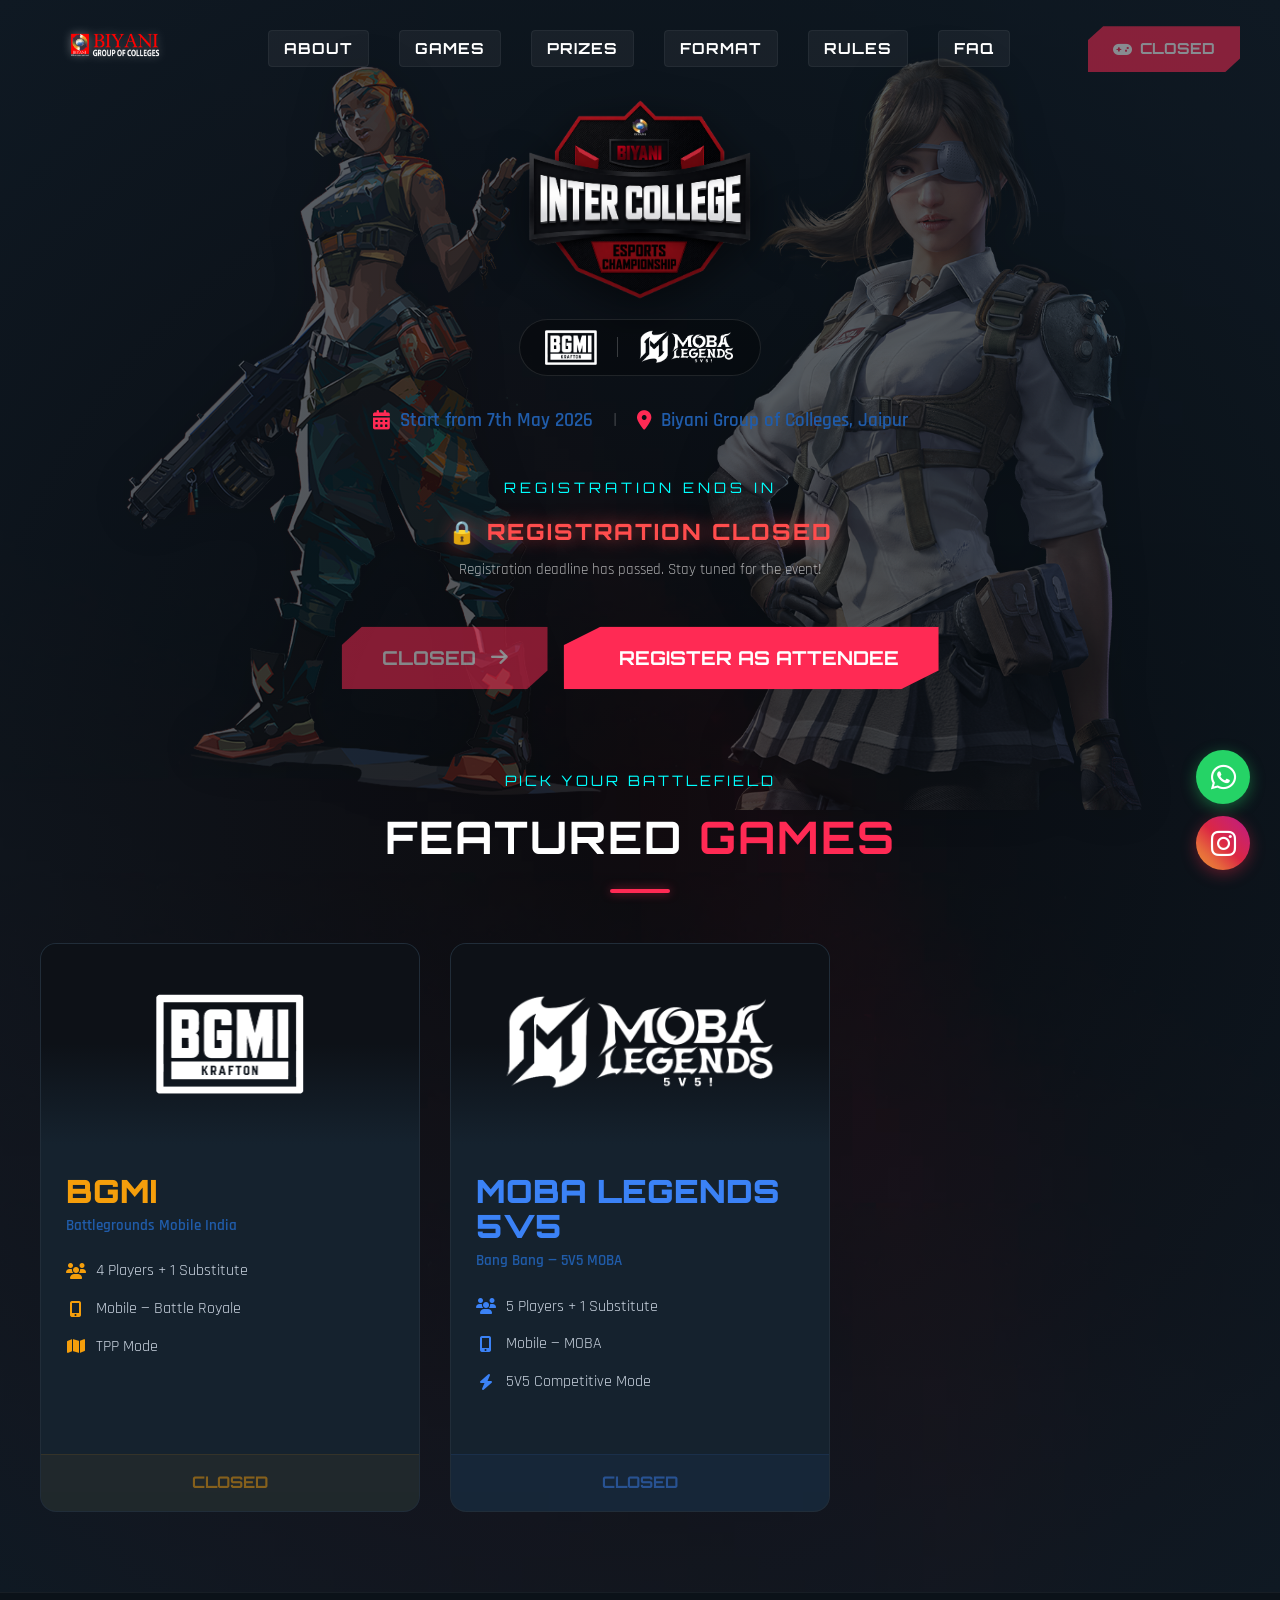
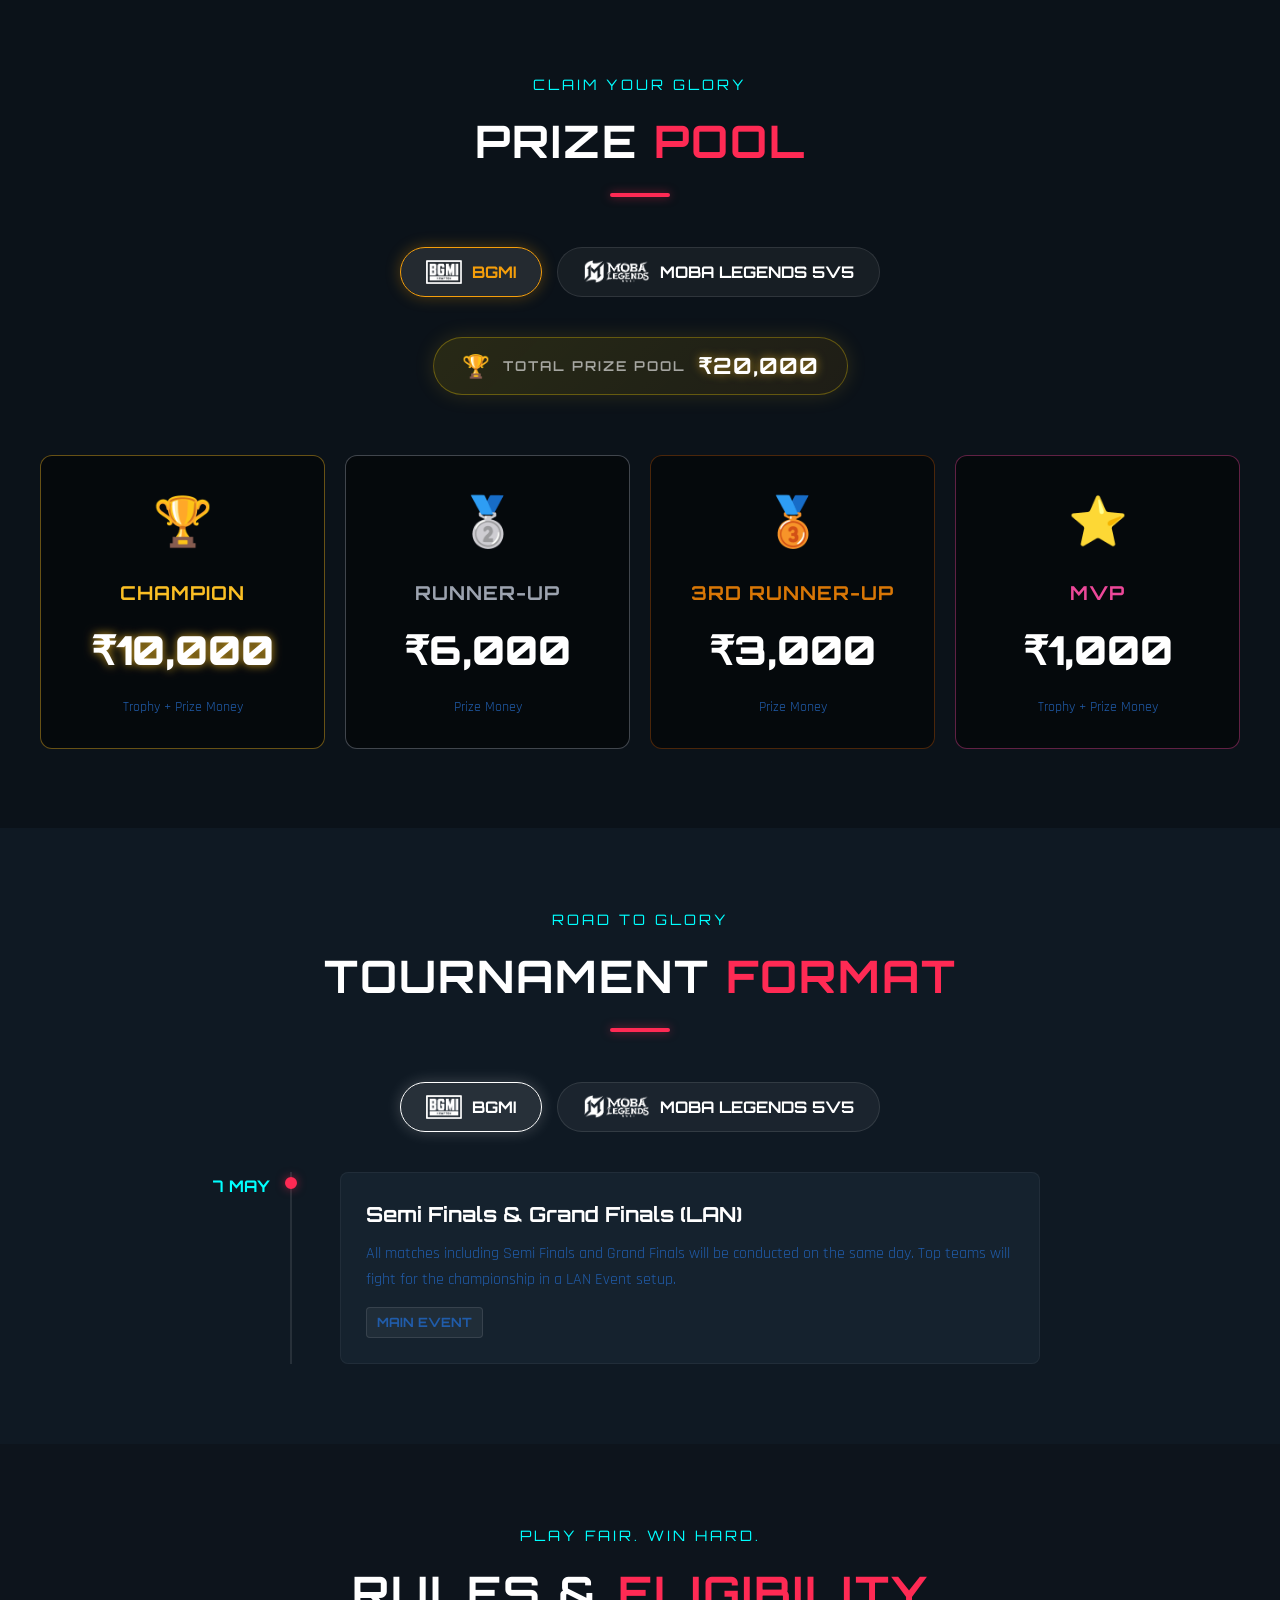
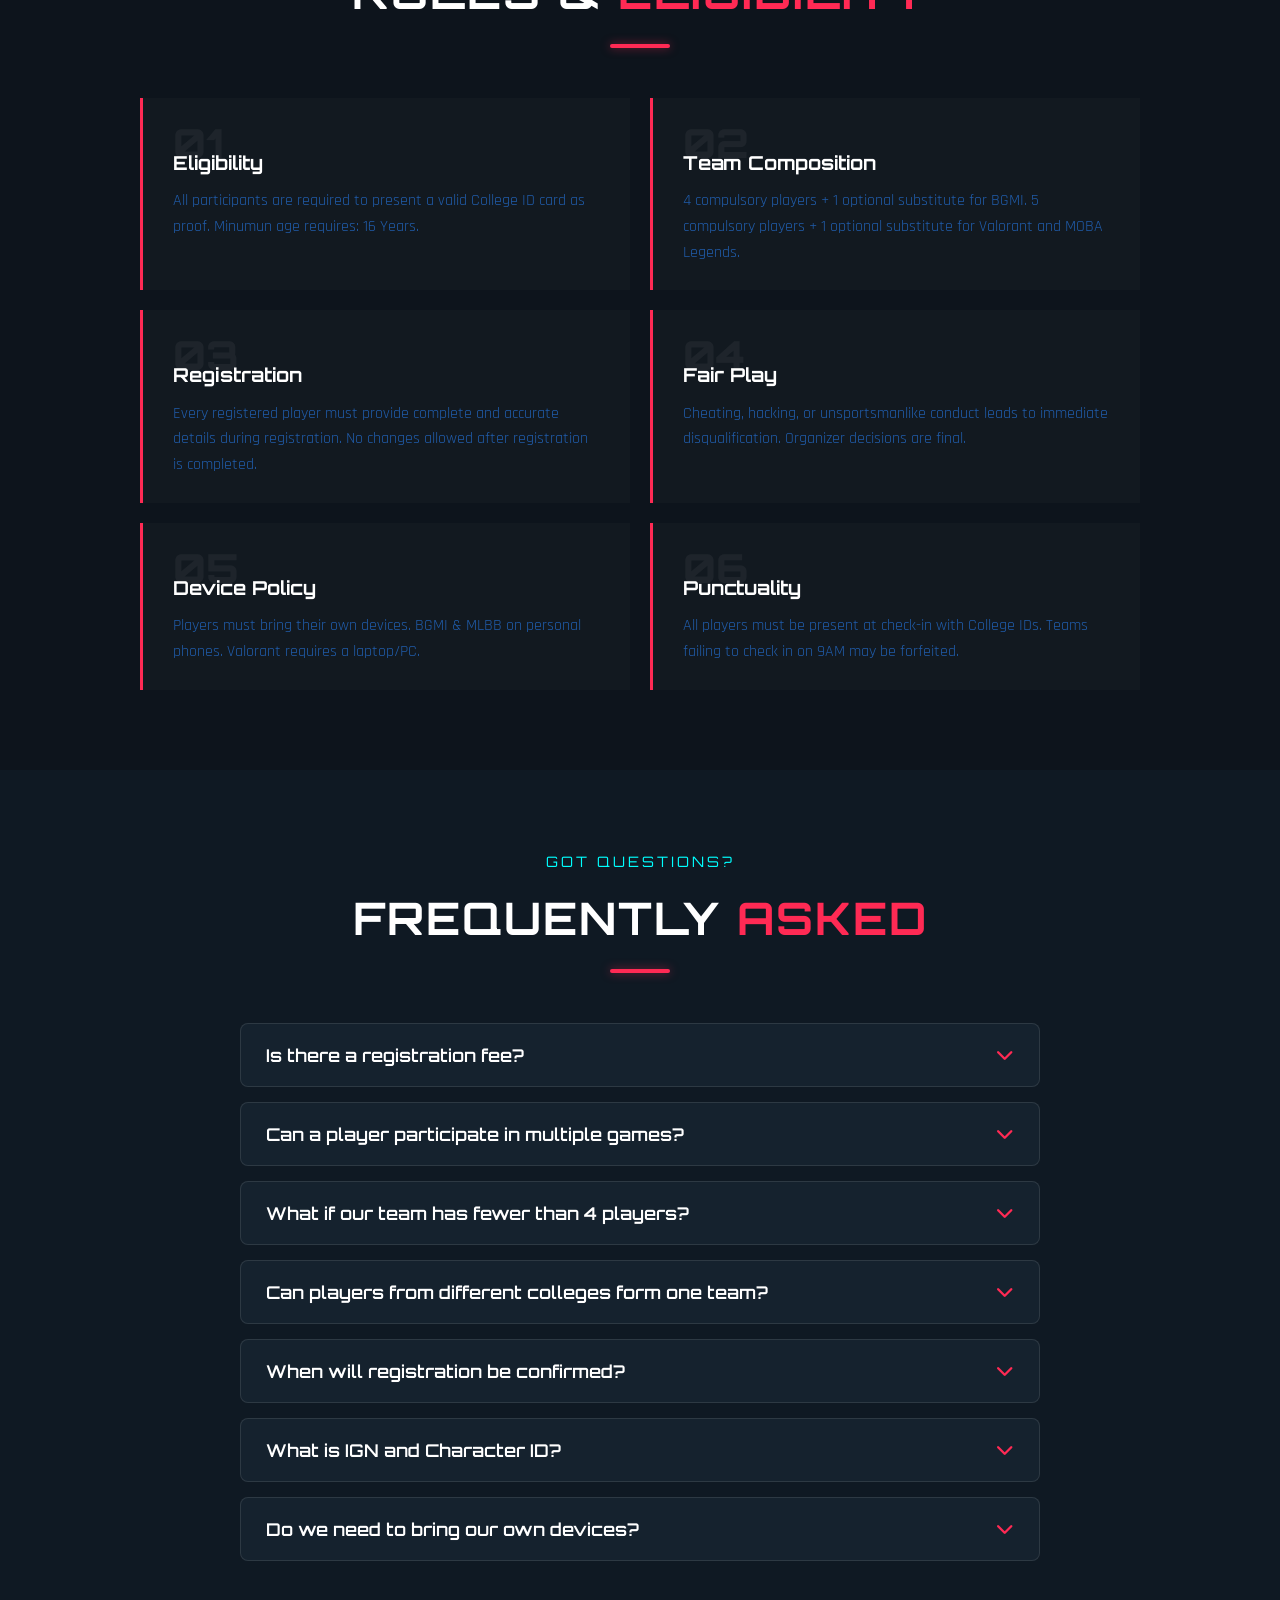
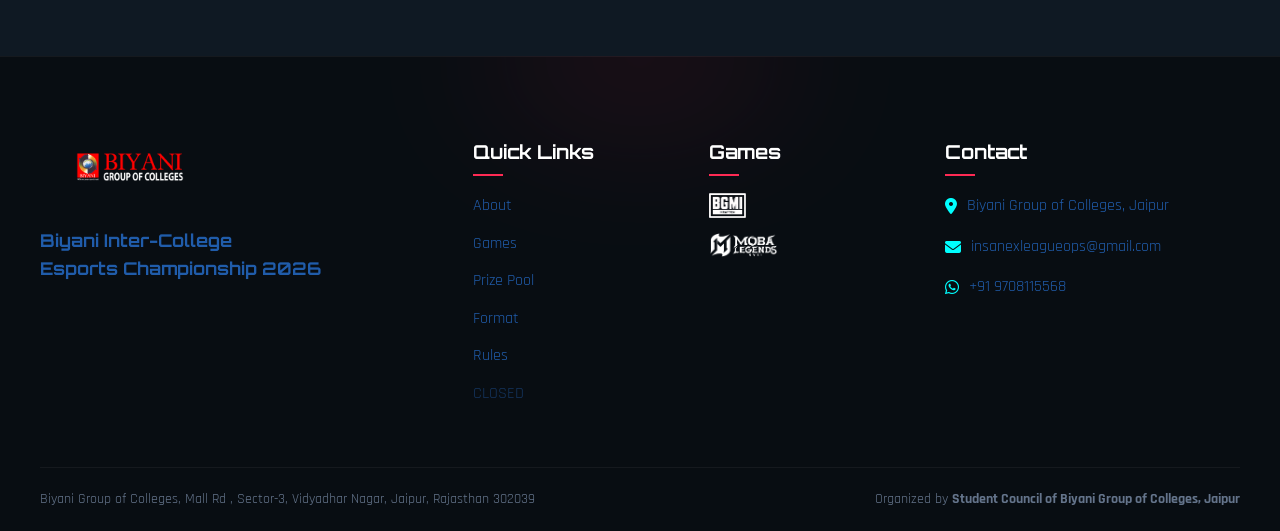
<file: index.html>
<!DOCTYPE html>
<html lang="en">

<head>
    <meta charset="UTF-8">
    <meta name="viewport" content="width=device-width, initial-scale=1.0">
    <meta name="description"
        content="Biyani Inter-College Esports Championship 2026 — The ultimate college gaming tournament featuring BGMI, Valorant & Mobile Legends Bang Bang.">
    <title>Biyani Inter-College Esports Championship 2026</title>
    <link rel="stylesheet" href="style.css">
    <link
        href="https://fonts.googleapis.com/css2?family=Orbitron:wght@400;700;900&family=Rajdhani:wght@400;500;600;700&display=swap"
        rel="stylesheet">
    <link rel="stylesheet" href="https://cdnjs.cloudflare.com/ajax/libs/font-awesome/6.5.0/css/all.min.css">
</head>

<body>

    <!-- ===================== NAVBAR ===================== -->
    <nav class="navbar" id="navbar">
        <div class="nav-container">
            <div class="nav-left">
                <img src="assets/Biyani Clg Logo(white).png" alt="Biyani College" class="nav-college-logo">
            </div>
            <div class="nav-center" id="navCenter">
                <ul class="nav-links" id="navLinks">
                    <li><a href="#about" class="nav-link">About</a></li>
                    <li><a href="#games" class="nav-link">Games</a></li>
                    <li><a href="#prize-pool" class="nav-link">Prizes</a></li>
                    <li><a href="#format" class="nav-link">Format</a></li>
                    <li><a href="assets/Biyani inter college esports championship rulebook.pdf" class="nav-link"
                            download>Rules</a></li>
                    <li><a href="#faq" class="nav-link">FAQ</a></li>
                </ul>
            </div>
            <div class="nav-right">
                <a href="register.html" class="nav-register-btn" id="navRegisterBtn">
                    <i class="fas fa-gamepad"></i>
                    <span>REGISTER NOW</span>
                </a>
                <button class="hamburger" id="hamburger" aria-label="Toggle Menu">
                    <span></span><span></span><span></span>
                </button>
            </div>
        </div>
        <!-- Mobile Nav -->
        <div class="mobile-nav" id="mobileNav">
            <button class="mobile-nav-close" id="mobileNavClose" aria-label="Close Menu">
                <span></span><span></span>
            </button>
            <a href="#about">About</a>
            <a href="#games">Games</a>
            <a href="#prize-pool">Prizes</a>
            <a href="#format">Format</a>
            <a href="assets/Biyani inter college esports championship rulebook.pdf" download>Rules</a>
            <a href="#faq">FAQ</a>
            <a href="register.html" class="mobile-reg-btn">REGISTER NOW</a>


        </div>
        <!-- Backdrop to close nav when clicking outside -->
        <div class="mobile-nav-backdrop" id="mobileNavBackdrop"></div>
    </nav>

    <!-- ===================== HERO ===================== -->
    <section id="hero" class="hero-section">
        <div class="hero-bg"></div>
        <div class="hero-overlay"></div>
        <img src="assets/Raze.png" alt="" class="char-bg char-left">
        <img src="assets/4.png" alt="" class="char-bg char-right">

        <div class="hero-content">
            <div class="tournament-logo-wrap">
                <img src="assets/Tournament logo.png" alt="Biyani Inter-College Esports Championship"
                    class="tournament-logo">
            </div>

            <div class="hero-game-logos">
                <img src="assets/BGMI.png" alt="BGMI" class="hero-game-logo">
                <div class="hero-logo-sep"></div>
                <!-- <img src="assets/valorant.png" alt="Valorant" class="hero-game-logo"> -->
                <!-- <div class="hero-logo-sep"></div> -->
                <img src="assets/Moba_Legends_5v5_logo.png" alt="MOBA" class="hero-game-logo">


            </div>

            <div class="hero-meta">
                <div class="hero-meta-item">
                    <i class="fas fa-calendar-alt"></i>
                    <span>Start from 7th May 2026</span>
                </div>
                <div class="hero-meta-sep">|</div>
                <div class="hero-meta-item">
                    <i class="fas fa-map-marker-alt"></i>
                    <span><a href="https://maps.app.goo.gl/ksLbjUNtCKvyv8RA9?g_st=ac" target="_blank">Biyani Group of
                            Colleges,
                            Jaipur</a></span>
                </div>
            </div>

            <!-- Countdown -->
            <div class="countdown-block" id="countdownBlock">
                <p class="countdown-label">REGISTRATION ENDS IN</p>
                <div class="countdown-timer" id="countdownTimer">
                    <div class="cd-unit">
                        <span class="cd-num" id="days">00</span>
                        <span class="cd-lbl">DAYS</span>
                    </div>
                    <span class="cd-sep">:</span>
                    <div class="cd-unit">
                        <span class="cd-num" id="hours">00</span>
                        <span class="cd-lbl">HOURS</span>
                    </div>
                    <span class="cd-sep">:</span>
                    <div class="cd-unit">
                        <span class="cd-num" id="minutes">00</span>
                        <span class="cd-lbl">MINS</span>
                    </div>
                    <span class="cd-sep">:</span>
                    <div class="cd-unit">
                        <span class="cd-num" id="seconds">00</span>
                        <span class="cd-lbl">SECS</span>
                    </div>
                </div>
                <div id="regClosedMsg" style="display:none;">
                    <p class="reg-closed-badge">🔒 REGISTRATION CLOSED</p>
                    <p class="reg-closed-sub">Registration deadline has passed. Stay tuned for the event!</p>
                </div>
            </div>

            <div class="hero-cta-group">
                <a href="register.html" class="hero-cta-btn" id="heroRegisterBtn">
                    <span>REGISTER YOUR TEAM</span>
                    <i class="fas fa-arrow-right"></i>
                </a>
                <a href="https://forms.gle/xrwvutxL3Uei8eww5" target="_blank" rel="noopener"
                    class="hero-cta-btn hero-attendee-btn">
                    <i class="fas "></i>
                    <span>REGISTER AS ATTENDEE</span>
                </a>
            </div>
        </div>

        <!-- ===================== GAMES INCLUDED IN HERO ===================== -->
        <div id="games" class="section-container games-content"
            style="position: relative; z-index: 10; padding-top: 40px;">
            <div class="section-header">
                <span class="section-tag">PICK YOUR BATTLEFIELD</span>
                <h2 class="section-title">FEATURED <span class="highlight">GAMES</span></h2>
                <div class="title-bar"></div>
            </div>
            <div class="games-grid">

                <!-- BGMI Card -->
                <div class="game-card bgmi-theme reveal">
                    <div class="game-card-glow"></div>
                    <div class="game-card-top">
                        <img src="assets/BGMI.png" alt="BGMI" class="game-card-img">
                    </div>
                    <div class="game-card-body">
                        <h3 class="game-card-name">BGMI</h3>
                        <p class="game-card-full">Battlegrounds Mobile India</p>
                        <ul class="game-specs">
                            <li><i class="fas fa-users"></i> 4 Players + 1 Substitute</li>
                            <li><i class="fas fa-mobile-alt"></i> Mobile — Battle Royale</li>
                            <li><i class="fas fa-map"></i> TPP Mode</li>
                        </ul>
                    </div>
                    <a href="register.html?game=BGMI" class="game-card-btn">Register for BGMI</a>
                </div>

                <!-- Valorant Card -->
                <!-- <div class="game-card valo-theme reveal">
                    <div class="game-card-glow"></div>
                    <div class="game-card-top">
                        <img src="assets/valorant.png" alt="Valorant" class="game-card-img">
                    </div>
                    <div class="game-card-body">
                        <h3 class="game-card-name">VALORANT</h3>
                        <p class="game-card-full">5v5 Tactical Shooter</p>
                        <ul class="game-specs">
                            <li><i class="fas fa-users"></i> 5 Players + 1 Substitute</li>
                            <li><i class="fas fa-desktop"></i> PC — Tactical FPS</li>
                            <li><i class="fas fa-crosshairs"></i> 5V5 Competitive Mode</li>
                        </ul>
                    </div>
                    <a href="register.html?game=Valorant" class="game-card-btn">Register for Valorant</a>
                </div> -->

                <!-- MLBB Card -->
                <div class="game-card mlbb-theme reveal">
                    <div class="game-card-glow"></div>
                    <div class="game-card-top">
                        <img src="assets/Moba_Legends_5v5_logo.png" alt="Valorant" class="game-card-img">

                    </div>
                    <div class="game-card-body">
                        <h3 class="game-card-name">MOBA LEGENDS 5V5</h3>
                        <p class="game-card-full">Bang Bang — 5V5 MOBA</p>
                        <ul class="game-specs">
                            <li><i class="fas fa-users"></i> 5 Players + 1 Substitute</li>
                            <li><i class="fas fa-mobile-alt"></i> Mobile — MOBA</li>
                            <li><i class="fas fa-bolt"></i>5V5 Competitive Mode</li>
                        </ul>
                    </div>
                    <a href="register.html?game=MLBB" class="game-card-btn">Register for MOBA LEGENDS</a>
                </div>

            </div>
        </div>
    </section>

    <!-- ===================== PRIZE POOL ===================== -->
    <section id="prize-pool" class="section prize-section">
        <div class="section-container">
            <div class="section-header">
                <span class="section-tag">CLAIM YOUR GLORY</span>
                <h2 class="section-title">PRIZE <span class="highlight">POOL</span></h2>
                <div class="title-bar"></div>
            </div>

            <!-- Game Tabs -->
            <div class="prize-tabs-bar">
                <button class="prize-tab-btn active" data-target="prize-bgmi" id="tab-bgmi">
                    <img src="assets/BGMI.png" alt="BGMI"> BGMI
                </button>
                <!-- <button class="prize-tab-btn" data-target="prize-valo" id="tab-valo">
                    <img src="assets/valorant.png" alt="Valorant"> VALORANT
                </button> -->
                <button class="prize-tab-btn" data-target="prize-mlbb" id="tab-mlbb">
                    <img src="assets/Moba_Legends_5v5_logo.png" alt="Moba legends">MOBA LEGENDS 5V5
                </button>
            </div>

            <!-- BGMI Prize Tab -->
            <div class="prize-tab-panel active" id="prize-bgmi">
                <div style="text-align:center;">
                    <div class="total-prize-banner">
                        <span class="tpb-icon">🏆</span>
                        <span class="tpb-label">TOTAL PRIZE POOL</span>
                        <span class="tpb-amount">₹20,000</span>
                    </div>
                </div>
                <div class="prize-grid">
                    <div class="prize-card champion reveal">
                        <div class="prize-glow"></div>
                        <div class="prize-medal">🏆</div>
                        <h3 class="prize-pos">CHAMPION</h3>
                        <div class="prize-amount">₹10,000</div>
                        <p class="prize-note">Trophy + Prize Money</p>
                    </div>
                    <div class="prize-card runner reveal">
                        <div class="prize-glow"></div>
                        <div class="prize-medal">🥈</div>
                        <h3 class="prize-pos">RUNNER-UP</h3>
                        <div class="prize-amount">₹6,000</div>
                        <p class="prize-note">Prize Money</p>
                    </div>
                    <div class="prize-card third reveal">
                        <div class="prize-glow"></div>
                        <div class="prize-medal">🥉</div>
                        <h3 class="prize-pos">3RD RUNNER-UP</h3>
                        <div class="prize-amount">₹3,000</div>
                        <p class="prize-note">Prize Money</p>
                    </div>
                    <div class="prize-card mvp reveal">
                        <div class="prize-glow"></div>
                        <div class="prize-medal">⭐</div>
                        <h3 class="prize-pos">MVP</h3>
                        <div class="prize-amount">₹1,000</div>
                        <p class="prize-note">Trophy + Prize Money</p>
                    </div>
                </div>
            </div>

            <!-- Valorant Prize Tab -->
            <!-- <div class="prize-tab-panel" id="prize-valo">
                <div style="text-align:center;">
                    <div class="total-prize-banner">
                        <span class="tpb-icon">🏆</span>
                        <span class="tpb-label">TOTAL PRIZE POOL</span>
                        <span class="tpb-amount">₹XX,XXX</span>
                    </div>
                </div>
                <div class="prize-grid">
                    <div class="prize-card champion reveal">
                        <div class="prize-glow"></div>
                        <div class="prize-medal">🏆</div>
                        <h3 class="prize-pos">CHAMPION</h3>
                        <div class="prize-amount">₹XX,XXX</div>
                        <p class="prize-note">Trophy + Prize Money</p>
                    </div>
                    <div class="prize-card runner reveal">
                        <div class="prize-glow"></div>
                        <div class="prize-medal">🥈</div>
                        <h3 class="prize-pos">RUNNER-UP</h3>
                        <div class="prize-amount">₹X,XXX</div>
                        <p class="prize-note">Prize Money</p>
                    </div>
                    <div class="prize-card third reveal">
                        <div class="prize-glow"></div>
                        <div class="prize-medal">🥉</div>
                        <h3 class="prize-pos">3RD RUNNER-UP</h3>
                        <div class="prize-amount">₹X,XXX</div>
                        <p class="prize-note">Prize Money</p>
                    </div>
                    <div class="prize-card mvp reveal">
                        <div class="prize-glow"></div>
                        <div class="prize-medal">⭐</div>
                        <h3 class="prize-pos">MVP</h3>
                        <div class="prize-amount">₹X,XXX</div>
                        <p class="prize-note">Trophy + Prize Money</p>
                    </div>
                </div>
            </div> -->

            <!-- MLBB Prize Tab -->
            <div class="prize-tab-panel" id="prize-mlbb">
                <div style="text-align:center;">
                    <div class="total-prize-banner">
                        <span class="tpb-icon">🏆</span>
                        <span class="tpb-label">TOTAL PRIZE POOL</span>
                        <span class="tpb-amount">₹30,000</span>
                    </div>
                </div>
                <div class="prize-grid">
                    <div class="prize-card champion reveal">
                        <div class="prize-glow"></div>
                        <div class="prize-medal">🏆</div>
                        <h3 class="prize-pos">CHAMPION</h3>
                        <div class="prize-amount">₹18,000</div>
                        <p class="prize-note">Trophy + Prize Money</p>
                    </div>
                    <div class="prize-card runner reveal">
                        <div class="prize-glow"></div>
                        <div class="prize-medal">🥈</div>
                        <h3 class="prize-pos">RUNNER-UP</h3>
                        <div class="prize-amount">₹10,000</div>
                        <p class="prize-note">Prize Money</p>
                    </div>
                    <!-- <div class="prize-card third reveal">
                        <div class="prize-glow"></div>
                        <div class="prize-medal">🥉</div>
                        <h3 class="prize-pos">3RD RUNNER-UP</h3>
                        <div class="prize-amount">₹0,000</div>
                        <p class="prize-note">Prize Money</p>
                    </div> -->
                    <div class="prize-card mvp reveal">
                        <div class="prize-glow"></div>
                        <div class="prize-medal">⭐</div>
                        <h3 class="prize-pos">MVP</h3>
                        <div class="prize-amount">₹2,000</div>
                        <p class="prize-note">Trophy + Prize Money</p>
                    </div>
                </div>
            </div>

        </div>
    </section>

    <!-- ===================== FORMAT ===================== -->
    <section id="format" class="section schedule-section">
        <div class="section-container">
            <div class="section-header">
                <span class="section-tag">ROAD TO GLORY</span>
                <h2 class="section-title">TOURNAMENT <span class="highlight">FORMAT</span></h2>
                <div class="title-bar"></div>
            </div>

            <!-- Game Tabs -->
            <div class="prize-tabs-bar">
                <button class="prize-tab-btn active" data-target="format-bgmi" id="tab-fmt-bgmi">
                    <img src="assets/BGMI.png" alt="BGMI"> BGMI
                </button>
                <!-- <button class="prize-tab-btn" data-target="format-valo" id="tab-fmt-valo">
                    <img src="assets/valorant.png" alt="Valorant"> VALORANT
                </button> -->
                <button class="prize-tab-btn" data-target="format-mlbb" id="tab-fmt-mlbb">
                    <img src="assets/Moba_Legends_5v5_logo.png" alt="Moba legends"> MOBA LEGENDS 5V5
                </button>
            </div>

            <!-- BGMI Format Tab -->
            <div class="prize-tab-panel active" id="format-bgmi">
                <div class="timeline">
                    <div class="timeline-item reveal">
                        <div class="tl-marker active-marker"></div>
                        <div class="tl-date">7 MAY</div>
                        <div class="tl-card" data-date="7 MAY">
                            <h3>Semi Finals & Grand Finals (LAN)</h3>
                            <p>All matches including Semi Finals and Grand Finals will be conducted on the same day. Top teams will fight for the championship in a LAN Event setup.</p>
                            <span class="tl-badge upcoming">MAIN EVENT</span>
                        </div>
                    </div>
                </div>
            </div>

            <!-- VALORANT Format Tab -->
            <!-- <div class="prize-tab-panel" id="format-valo">
                <div class="timeline">
                    <div class="timeline-item reveal">
                        <div class="tl-marker active-marker"></div>
                        <div class="tl-date">4 MAY</div>
                        <div class="tl-card" data-date="4 MAY">
                            <h3>Online Qualifiers</h3>
                            <p>Total 16 teams. 1 match per team. Top 4 teams qualify for
                                semi final.</p>
                            <span class="tl-badge open">QUALIFIER</span>
                        </div>
                    </div>
                    <div class="timeline-item reveal">
                        <div class="tl-marker"></div>
                        <div class="tl-date">5 MAY</div>
                        <div class="tl-card" data-date="5 MAY">
                            <h3>Semi Finals</h3>
                            <p>Top 4 teams. Format: B03/round robin. 2 match per team. Top 2 will
                                qualify for grand final.</p>
                            <span class="tl-badge upcoming">SEMI FINAL</span>
                        </div>
                    </div>
                    <div class="timeline-item reveal">
                        <div class="tl-marker"></div>
                        <div class="tl-date">7 MAY</div>
                        <div class="tl-card" data-date="7 MAY">
                            <h3>Grand Finals (LAN)</h3>
                            <p>Top 2 Teams will fight for championship.</p>
                            <span class="tl-badge upcoming">GRAND FINAL</span>
                        </div>
                    </div>
                </div>
            </div> -->

            <!-- MLBB Format Tab -->
            <div class="prize-tab-panel" id="format-mlbb">
                <div class="timeline">
                    <div class="timeline-item reveal">
                        <div class="tl-marker active-marker"></div>
                        <div class="tl-date">7 MAY</div>
                        <div class="tl-card" data-date="7 MAY">
                            <h3>Semi Finals & Grand Finals (LAN)</h3>
                            <p>All matches including Semi Finals and Grand Finals will be conducted on the same day. Top teams will fight for the championship in a LAN Event setup.</p>
                            <span class="tl-badge upcoming">MAIN EVENT</span>
                        </div>
                    </div>
                </div>
            </div>

        </div>
    </section>

    <!-- ===================== RULES ===================== -->
    <section id="rules" class="section rules-section">
        <div class="section-container">
            <div class="section-header">
                <span class="section-tag">PLAY FAIR. WIN HARD.</span>
                <h2 class="section-title">RULES & <span class="highlight">ELIGIBILITY</span></h2>
                <div class="title-bar"></div>
            </div>
            <div class="rules-grid">
                <div class="rule-card reveal">
                    <span class="rule-num">01</span>
                    <h3>Eligibility</h3>
                    <p>All participants are required to present a valid College ID card as proof.
                        Minumun age requires: 16 Years.</p>
                </div>
                <div class="rule-card reveal">
                    <span class="rule-num">02</span>
                    <h3>Team Composition</h3>
                    <p>4 compulsory players + 1 optional substitute for BGMI. 5 compulsory players + 1 optional
                        substitute for Valorant and MOBA Legends.
                    </p>
                </div>
                <div class="rule-card reveal">
                    <span class="rule-num">03</span>
                    <h3>Registration</h3>
                    <p>Every registered player must provide complete and accurate details during registration. No
                        changes allowed after registration is completed.</p>
                </div>
                <div class="rule-card reveal">
                    <span class="rule-num">04</span>
                    <h3>Fair Play</h3>
                    <p>Cheating, hacking, or unsportsmanlike conduct leads to immediate disqualification. Organizer
                        decisions are final.</p>
                </div>
                <div class="rule-card reveal">
                    <span class="rule-num">05</span>
                    <h3>Device Policy</h3>
                    <p>Players must bring their own devices. BGMI & MLBB on personal phones. Valorant requires a
                        laptop/PC.</p>
                </div>
                <div class="rule-card reveal">
                    <span class="rule-num">06</span>
                    <h3>Punctuality</h3>
                    <p>All players must be present at check-in with College IDs. Teams failing to check in on 9AM may
                        be forfeited.</p>
                </div>
                <!-- Extra rules  -->
                <!-- <div class="rule-card reveal">
                    <span class="rule-num">07</span>
                    <h3>Registration</h3>
                    <p>Teams may register for only one game. Incomplete or late registrations (after 3rd May) will be
                        rejected.</p>
                </div>
                <div class="rule-card reveal">
                    <span class="rule-num">08</span>
                    <h3>Registration</h3>
                    <p>Teams may register for only one game. Incomplete or late registrations (after 3rd May) will be
                        rejected.</p>
                </div> -->
            </div>
        </div>
    </section>

    <!-- ===================== FAQ ===================== -->
    <section id="faq" class="section faq-section">
        <div class="section-container">
            <div class="section-header">
                <span class="section-tag">GOT QUESTIONS?</span>
                <h2 class="section-title">FREQUENTLY <span class="highlight">ASKED</span></h2>
                <div class="title-bar"></div>
            </div>
            <div class="faq-list">
                <div class="faq-item reveal">
                    <button class="faq-q"><span>Is there a registration fee?</span><i
                            class="fas fa-chevron-down"></i></button>
                    <div class="faq-a">
                        <p> Registration is completely free for all participants from any college.</p>
                    </div>
                </div>
                <div class="faq-item reveal">
                    <button class="faq-q"><span>Can a player participate in multiple games?</span><i
                            class="fas fa-chevron-down"></i></button>
                    <div class="faq-a">
                        <p>yes, each player can register for multiple game.</p>
                    </div>
                </div>
                <div class="faq-item reveal">
                    <button class="faq-q"><span>What if our team has fewer than 4 players?</span><i
                            class="fas fa-chevron-down"></i></button>
                    <div class="faq-a">
                        <p>A minimum of 4 players is compulsory to register. The 5th slot is for a substitute and is
                            optional.</p>
                    </div>
                </div>
                <div class="faq-item reveal">
                    <button class="faq-q"><span>Can players from different colleges form one team?</span><i
                            class="fas fa-chevron-down"></i></button>
                    <div class="faq-a">
                        <p>Yes, players from different colleges can form one team.
                        </p>
                    </div>
                </div>
                <div class="faq-item reveal">
                    <button class="faq-q"><span>When will registration be confirmed?</span><i
                            class="fas fa-chevron-down"></i></button>
                    <div class="faq-a">
                        <p>Confirmation will be sent to the Team Leader's Email & WhatsApp after verification. Please
                            allow up to 24 hours.</p>
                    </div>
                </div>
                <div class="faq-item reveal">
                    <button class="faq-q"><span>What is IGN and Character ID?</span><i
                            class="fas fa-chevron-down"></i></button>
                    <div class="faq-a">
                        <p>IGN = In-Game Name (your display name in the game). Character ID = the unique numeric ID of
                            your game account, found in your in-game profile.</p>
                    </div>
                </div>
                <div class="faq-item reveal">
                    <button class="faq-q"><span>Do we need to bring our own devices?</span><i
                            class="fas fa-chevron-down"></i></button>
                    <div class="faq-a">
                        <p>Yes. BGMI and MLBB players need their own smartphones. Valorant players need their own
                            laptop/PC. Ensure your game is installed and updated before the event.</p>
                    </div>
                </div>
            </div>
        </div>
    </section>

    <!-- ===================== FOOTER ===================== -->
    <footer class="footer">
        <div class="footer-glow"></div>
        <div class="footer-container">
            <div class="footer-top">
                <div class="footer-brand">
                    <img src="assets/Biyani Clg Logo(white).png" alt="Biyani College" class="footer-logo">
                    <p>Biyani Inter-College<br>Esports Championship 2026</p>
                </div>
                <div class="footer-col">
                    <h4>Quick Links</h4>
                    <ul>
                        <li><a href="#about">About</a></li>
                        <li><a href="#games">Games</a></li>
                        <li><a href="#prize-pool">Prize Pool</a></li>
                        <li><a href="#format">Format</a></li>
                        <li><a href="#rules">Rules</a></li>
                        <li><a href="register.html">Register</a></li>
                    </ul>
                </div>
                <div class="footer-col">
                    <h4>Games</h4>
                    <div class="footer-game-logos">
                        <img src="assets/BGMI.png" alt="BGMI">
                        <!-- <img src="assets/valorant.png" alt="Valorant"> -->
                        <img src="assets/Moba_Legends_5v5_logo.png" alt="Valorant">

                    </div>
                </div>
                <div class="footer-col">
                    <h4>Contact</h4>
                    <p><i class="fas fa-map-marker-alt"></i> <a href="https://maps.app.goo.gl/ksLbjUNtCKvyv8RA9?g_st=ac"
                            target="_blank">Biyani Group of Colleges, Jaipur</a></p>
                    <p><i class="fas fa-envelope"></i> <a
                            href="mailto:insanexleagueops@gmail.com">insanexleagueops@gmail.com</a></p>
                    <p><i class="fab fa-whatsapp"></i> <a href="https://wa.me/919708115568" target="_blank">+91
                            9708115568</a></p>
                </div>
            </div>
            <div class="footer-bottom">
                <p>Biyani Group of Colleges, Mall Rd , Sector-3, Vidyadhar Nagar, Jaipur, Rajasthan 302039</p>
                <p>Organized by <strong>Student Council of Biyani Group of Colleges, Jaipur</strong></p>
            </div>
        </div>
    </footer>
    <!-- Floating Social Buttons -->
    <div class="floating-social">
        <a href="https://chat.whatsapp.com/LifVQkr7Jc6Fq8d5loANOQ" target="_blank" class="float-btn float-wa">
            <i class="fab fa-whatsapp"></i>
        </a>
        <a href="https://www.instagram.com/biyaniesportsclub" target="_blank" class="float-btn float-ig">
            <i class="fab fa-instagram"></i>
        </a>
    </div>

    <script src="script.js"></script>
</body>

</html>
</file>
<file: style.css>
/* ==========================================================================
   BIYANI ESPORTS CHAMPIONSHIP - COMPLETE STYLESHEET
   ========================================================================== */

:root {
    /* Colors */
    --primary-color: #ff2a54;
    /* Valorant Red */
    --primary-hover: #ff4a6e;
    --primary-glow: rgba(255, 42, 84, 0.5);

    --secondary-color: #0f1923;
    /* Dark background base */
    --dark-surface: rgba(15, 25, 35, 0.85);
    --dark-surface-solid: #15222e;

    --accent-blue: #00ffff;
    /* Cyber Blue */
    --accent-blue-glow: rgba(0, 255, 255, 0.5);

    --accent-gold: #fbbf24;
    /* MLBB Gold / Trophy Gold */
    --accent-gold-glow: rgba(251, 191, 36, 0.4);

    --text-main: #ffffff;
    --text-muted: #205caa;
    /*#a0aec0
    
    /* Gradients */
    --bgmi-grad: linear-gradient(135deg, #f59e0b 0%, #d97706 100%);
    --valo-grad: linear-gradient(135deg, #ff4655 0%, #b82333 100%);
    --mlbb-grad: linear-gradient(135deg, #3b82f6 0%, #1d4ed8 100%);

    /* Typography */
    --font-heading: 'Orbitron', sans-serif;
    --font-body: 'Rajdhani', sans-serif;

    /* Layout */
    --max-width: 1200px;
    --section-pad: 80px 20px;
}

/* ================== GLOBAL ================== */
* {
    margin: 0;
    padding: 0;
    box-sizing: border-box;
}

body {
    background-color: var(--secondary-color);
    color: var(--text-main);
    font-family: var(--font-body);
    overflow-x: hidden;
    /* Allow scrolling now */
    scroll-behavior: smooth;
    line-height: 1.6;
}

a {
    text-decoration: none;
    color: inherit;
}

ul {
    list-style: none;
}

/* Highlights */
.highlight {
    color: var(--primary-color);
    display: inline-block;
}

/* Section Common */
.section {
    padding: var(--section-pad);
    position: relative;
    z-index: 5;
}

.section-container {
    max-width: var(--max-width);
    margin: 0 auto;
}

.section-header {
    text-align: center;
    margin-bottom: 50px;
}

.section-tag {
    font-family: var(--font-heading);
    font-size: 0.9rem;
    color: var(--accent-blue);
    letter-spacing: 3px;
    text-transform: uppercase;
    display: block;
    margin-bottom: 10px;
}

.section-title {
    font-family: var(--font-heading);
    font-size: 2.8rem;
    text-transform: uppercase;
    letter-spacing: 2px;
}

.title-bar {
    width: 60px;
    height: 4px;
    background-color: var(--primary-color);
    margin: 15px auto 0;
    border-radius: 2px;
    box-shadow: 0 0 10px var(--primary-glow);
}

/* Reveal Animation */
.reveal {
    opacity: 0;
    transform: translateY(40px);
    transition: opacity 0.8s ease, transform 0.8s ease;
}

.reveal.active {
    opacity: 1;
    transform: translateY(0);
}


/* ================== NAVBAR ================== */
.navbar {
    position: fixed;
    top: 0;
    left: 0;
    width: 100%;
    padding: 20px 0;
    z-index: 100;
    transition: padding 0.3s ease, background-color 0.3s ease;
    backdrop-filter: blur(0px);
}

.navbar.scrolled {
    padding: 12px 0;
    background-color: var(--dark-surface);
    backdrop-filter: blur(10px);
    border-bottom: 1px solid rgba(255, 255, 255, 0.05);
}

.nav-container {
    max-width: 1400px;
    margin: 0 auto;
    padding: 0 40px;
    display: flex;
    justify-content: space-between;
    align-items: center;
}

.nav-college-logo {
    height: 50px;
    filter: drop-shadow(0 0 5px rgba(255, 255, 255, 0.3));
}

.nav-links {
    display: flex;
    gap: 30px;
}

.nav-link {
    font-family: var(--font-heading);
    font-size: 0.95rem;
    font-weight: 700;
    text-transform: uppercase;
    letter-spacing: 1px;
    padding: 8px 15px;
    background: rgba(255, 255, 255, 0.05);
    border: 1px solid rgba(255, 255, 255, 0.05);
    border-radius: 4px;
    transition: all 0.3s ease;
}

.nav-link:hover,
.nav-link.active {
    background: rgba(255, 42, 84, 0.15);
    color: var(--primary-color);
    border-color: rgba(255, 42, 84, 0.4);
    box-shadow: 0 0 10px rgba(255, 42, 84, 0.2);
}

.nav-register-btn {
    display: flex;
    align-items: center;
    gap: 8px;
    font-family: var(--font-heading);
    font-size: 0.95rem;
    font-weight: 700;
    color: var(--text-main);
    background-color: var(--primary-color);
    padding: 10px 24px;
    clip-path: polygon(10% 0, 100% 0, 100% 70%, 90% 100%, 0 100%, 0 30%);
    transition: all 0.3s ease;
    border: 1px solid transparent;
}

.nav-register-btn:hover {
    background-color: transparent;
    border-color: var(--primary-color);
    box-shadow: 0 0 15px var(--primary-glow) inset;
    color: var(--primary-color);
}

.hamburger {
    display: none;
    flex-direction: column;
    gap: 6px;
    background: none;
    border: none;
    cursor: pointer;
    z-index: 101;
    /* Above mobile menu */
}

.hamburger span {
    display: block;
    width: 30px;
    height: 3px;
    background-color: var(--text-main);
    transition: 0.3s ease;
}

.hamburger.active span:nth-child(1) {
    transform: translateY(9px) rotate(45deg);
}

.hamburger.active span:nth-child(2) {
    opacity: 0;
}

.hamburger.active span:nth-child(3) {
    transform: translateY(-9px) rotate(-45deg);
}

.mobile-nav {
    position: fixed;
    top: 0;
    left: 100%;
    width: 100%;
    height: 100vh;
    background-color: var(--dark-surface-solid);
    display: flex;
    flex-direction: column;
    justify-content: center;
    align-items: center;
    gap: 30px;
    transition: left 0.4s ease;
    z-index: 99;
}

.mobile-nav.open {
    left: 0;
}

.mobile-nav a {
    font-family: var(--font-heading);
    font-size: 1.5rem;
    font-weight: 700;
    text-transform: uppercase;
}

.mobile-reg-btn {
    color: var(--primary-color);
    border: 2px solid var(--primary-color);
    padding: 10px 30px;
}

/* Close button inside mobile nav */
.mobile-nav-close {
    position: absolute;
    top: 24px;
    right: 24px;
    width: 44px;
    height: 44px;
    background: rgba(255, 255, 255, 0.08);
    border: 1px solid rgba(255, 255, 255, 0.15);
    border-radius: 50%;
    cursor: pointer;
    display: flex;
    align-items: center;
    justify-content: center;
    flex-direction: column;
    gap: 0;
    z-index: 110;
    transition: background 0.2s, transform 0.2s;
}

.mobile-nav-close:hover {
    background: rgba(255, 42, 84, 0.2);
    border-color: var(--primary-color);
    transform: rotate(90deg);
}

.mobile-nav-close span {
    display: block;
    width: 20px;
    height: 2px;
    background: var(--text-main);
    border-radius: 2px;
    position: absolute;
}

.mobile-nav-close span:nth-child(1) {
    transform: rotate(45deg);
}

.mobile-nav-close span:nth-child(2) {
    transform: rotate(-45deg);
}

/* Backdrop overlay */
.mobile-nav-backdrop {
    position: fixed;
    inset: 0;
    background: rgba(0, 0, 0, 0.5);
    z-index: 98;
    opacity: 0;
    pointer-events: none;
    transition: opacity 0.3s ease;
    backdrop-filter: blur(2px);
}

.mobile-nav-backdrop.visible {
    opacity: 1;
    pointer-events: all;
}


/* ================== HERO ================== */
.hero-section {
    position: relative;
    min-height: 100vh;
    height: auto;
    display: flex;
    flex-direction: column;
    align-items: center;
    justify-content: flex-start;
    overflow: hidden;
    padding-bottom: 80px;
}

.hero-bg {
    position: absolute;
    top: 0;
    left: 0;
    right: 0;
    bottom: 0;
    background-image: url('assets/BG.png');
    background-size: cover;
    background-position: center;
    z-index: 1;
}

.hero-overlay {
    position: absolute;
    top: 0;
    left: 0;
    right: 0;
    bottom: 0;
    background: radial-gradient(circle at center, rgba(15, 25, 35, 0.4) 0%, var(--secondary-color) 100%);
    z-index: 2;
}

.char-bg {
    position: absolute;
    top: 5vh;
    height: 85vh;
    opacity: 0.3;
    z-index: 3;
    pointer-events: none;
    filter: drop-shadow(0 0 20px rgba(0, 0, 0, 0.5));
}

.char-left {
    left: -2%;
    transform-origin: bottom left;
}

.char-right {
    right: -2%;
    transform-origin: bottom right;
}

.hero-content {
    position: relative;
    z-index: 10;
    text-align: center;
    display: flex;
    flex-direction: column;
    align-items: center;
    padding: 100px 20px 40px;
    animation: fadeUp 1s cubic-bezier(0.16, 1, 0.3, 1) forwards;
}

@keyframes fadeUp {
    from {
        opacity: 0;
        transform: translateY(40px);
    }

    to {
        opacity: 1;
        transform: translateY(0);
    }
}

.tournament-logo-wrap {
    margin-bottom: 20px;
}

.tournament-logo {
    max-height: 250px;
    filter: drop-shadow(0 10px 20px rgba(0, 0, 0, 0.5));
    /* float animation only on mobile, see media query below */
}

.logo-fallback {
    font-family: var(--font-heading);
    color: var(--white);
    text-shadow: 0 0 10px rgba(255, 255, 255, 0.3);
}

.fallback-title {
    font-size: 3rem;
    font-weight: 900;
    line-height: 1.1;
    letter-spacing: 2px;
}

.fallback-title span {
    font-size: 5rem;
    color: transparent;
    -webkit-text-stroke: 1px var(--text-main);
}

@keyframes float {

    0%,
    100% {
        transform: translateY(0);
    }

    50% {
        transform: translateY(-8px);
    }
}

.hero-game-logos {
    display: flex;
    align-items: center;
    justify-content: center;
    gap: 20px;
    margin-bottom: 30px;
    background: rgba(0, 0, 0, 0.3);
    padding: 10px 25px;
    border-radius: 50px;
    border: 1px solid rgba(255, 255, 255, 0.1);
    backdrop-filter: blur(5px);
}

.hero-game-logo {
    height: 35px;
    object-fit: contain;
}

.hero-logo-sep {
    height: 20px;
    width: 1px;
    background-color: rgba(255, 255, 255, 0.2);
}

.hero-mlbb-badge {
    display: flex;
    align-items: baseline;
    gap: 5px;
    font-family: var(--font-heading);
}

.mlbb-text {
    font-weight: 900;
    font-style: italic;
    font-size: 1.2rem;
    background: var(--mlbb-grad);
    -webkit-background-clip: text;
    -webkit-text-fill-color: transparent;
}

.mlbb-sub {
    font-size: 0.8rem;
    color: var(--accent-gold);
    font-weight: 700;
}

.hero-meta {
    display: flex;
    align-items: center;
    gap: 20px;
    font-size: 1.2rem;
    font-weight: 600;
    color: var(--text-muted);
    margin-bottom: 40px;
}

.hero-meta-item {
    display: flex;
    align-items: center;
    gap: 10px;
}

.hero-meta-item i {
    color: var(--primary-color);
}

.hero-meta-sep {
    color: rgba(255, 255, 255, 0.2);
}

.countdown-block {
    margin-bottom: 40px;
}

.countdown-label {
    font-family: var(--font-heading);
    font-size: 0.9rem;
    letter-spacing: 4px;
    margin-bottom: 15px;
    color: var(--accent-blue);
}

.countdown-timer {
    display: flex;
    gap: 20px;
    align-items: center;
}

.cd-unit {
    display: flex;
    flex-direction: column;
    align-items: center;
    background: rgba(15, 25, 35, 0.6);
    border: 1px solid rgba(255, 255, 255, 0.1);
    padding: 15px 25px;
    border-radius: 8px;
    min-width: 100px;
    box-shadow: inset 0 0 20px rgba(0, 0, 0, 0.5);
}

.cd-num {
    font-family: var(--font-heading);
    font-size: 3rem;
    font-weight: 900;
    line-height: 1;
    color: var(--text-main);
    text-shadow: 0 0 15px rgba(255, 255, 255, 0.3);
}

.cd-lbl {
    font-size: 0.9rem;
    color: var(--text-muted);
    font-weight: 600;
    margin-top: 5px;
    letter-spacing: 1px;
}

.cd-sep {
    font-family: var(--font-heading);
    font-size: 3rem;
    font-weight: 900;
    color: rgba(255, 255, 255, 0.2);
}

.hero-cta-btn {
    display: inline-flex;
    align-items: center;
    gap: 15px;
    background: var(--primary-color);
    color: white;
    font-family: var(--font-heading);
    font-size: 1.2rem;
    font-weight: 700;
    padding: 16px 40px;
    clip-path: polygon(10% 0, 100% 0, 100% 70%, 90% 100%, 0 100%, 0 30%);
    transition: all 0.3s ease;
    box-shadow: 0 0 20px var(--primary-glow);
}

.hero-cta-btn i {
    transition: transform 0.3s;
}

.hero-cta-btn:hover {
    background-color: transparent;
    border-color: var(--primary-color);
    box-shadow: 0 0 15px var(--primary-glow) inset;
    color: var(--primary-color);
}

.hero-cta-btn:hover i {
    transform: translateX(5px);
}

/* ── Two-button group layout ── */
.hero-cta-group {
    display: flex;
    flex-wrap: wrap;
    gap: 16px;
    justify-content: center;
    align-items: center;
    margin-top: 4px;
}

/* Registration Closed message */
.reg-closed-badge {
    font-family: var(--font-heading);
    font-size: 1.4rem;
    font-weight: 800;
    color: #ff4d4d;
    letter-spacing: 2px;
    text-shadow: 0 0 18px rgba(255, 77, 77, 0.6);
    margin: 0 0 8px;
}

.reg-closed-sub {
    color: rgba(255, 255, 255, 0.65);
    font-size: 0.95rem;
    margin: 0;
}

.hero-scroll-hint {
    position: absolute;
    bottom: 30px;
    left: 50%;
    transform: translateX(-50%);
    font-size: 2rem;
    color: rgba(255, 255, 255, 0.5);
    animation: bounce 2s infinite;
    z-index: 10;
}

@keyframes bounce {

    0%,
    20%,
    50%,
    80%,
    100% {
        transform: translateY(0) translateX(-50%);
    }

    40% {
        transform: translateY(-15px) translateX(-50%);
    }

    60% {
        transform: translateY(-7px) translateX(-50%);
    }
}


/* ================== ABOUT ================== */
.about-section {
    background: url('[data-uri]');
    border-top: 1px solid rgba(255, 255, 255, 0.05);
}

.about-grid {
    display: grid;
    grid-template-columns: repeat(3, 1fr);
    gap: 30px;
    margin-top: 40px;
}

.about-card {
    background: var(--dark-surface-solid);
    border: 1px solid rgba(255, 255, 255, 0.05);
    padding: 40px 30px;
    text-align: center;
    border-radius: 12px;
    transition: transform 0.3s, box-shadow 0.3s;
    position: relative;
    overflow: hidden;
}

.about-card::before {
    content: '';
    position: absolute;
    top: 0;
    left: 0;
    width: 100%;
    height: 3px;
    background: var(--primary-color);
    transform: scaleX(0);
    transition: transform 0.3s;
    transform-origin: left;
}

.about-card:hover {
    transform: translateY(-10px);
    box-shadow: 0 15px 30px rgba(0, 0, 0, 0.3);
}

.about-card:hover::before {
    transform: scaleX(1);
}

.about-icon-wrap {
    width: 70px;
    height: 70px;
    background: rgba(255, 42, 84, 0.1);
    border-radius: 50%;
    display: flex;
    align-items: center;
    justify-content: center;
    margin: 0 auto 20px;
    font-size: 2rem;
    color: var(--primary-color);
}

.about-card h3 {
    font-family: var(--font-heading);
    font-size: 1.5rem;
    margin-bottom: 15px;
}

.about-card p {
    color: var(--text-muted);
    font-size: 1.1rem;
}


/* ================== GAMES ================== */
.games-section {
    background: linear-gradient(180deg, var(--secondary-color) 0%, rgba(20, 20, 20, 1) 100%);
}

.games-grid {
    display: grid;
    grid-template-columns: repeat(3, 1fr);
    gap: 30px;
    margin-top: 50px;
}

.game-card {
    background: var(--dark-surface-solid);
    border-radius: 16px;
    overflow: hidden;
    position: relative;
    border: 1px solid rgba(255, 255, 255, 0.05);
    display: flex;
    flex-direction: column;
    transition: transform 0.3s ease, box-shadow 0.3s ease;
}

.game-card-glow {
    display: none;
}

.game-card:hover {
    transform: translateY(-4px);
    z-index: 10;
}

.game-card-top {
    height: 200px;
    background: #000;
    display: flex;
    align-items: center;
    justify-content: center;
    position: relative;
    overflow: hidden;
}

.game-card-top::after {
    content: '';
    position: absolute;
    bottom: 0;
    left: 0;
    right: 0;
    height: 50%;
    background: linear-gradient(0deg, var(--dark-surface-solid) 0%, transparent 100%);
}

.game-card-img {
    height: 100px;
    object-fit: contain;
    z-index: 2;
    transition: transform 0.5s ease;
}

.game-card:hover .game-card-img {
    transform: scale(1.1);
}

.mlbb-card-badge {
    font-size: 5rem;
    z-index: 2;
    transition: transform 0.5s ease;
}

.game-card:hover .mlbb-card-badge {
    transform: scale(1.1);
}

.game-card-body {
    padding: 30px 25px;
    flex-grow: 1;
}

.game-card-name {
    font-family: var(--font-heading);
    font-size: 2rem;
    font-weight: 900;
    line-height: 1.1;
    margin-bottom: 5px;
}

.game-card-full {
    color: var(--text-muted);
    font-weight: 600;
    margin-bottom: 20px;
    font-size: 0.95rem;
}

.game-specs {
    margin-bottom: 30px;
}

.game-specs li {
    display: flex;
    align-items: center;
    gap: 10px;
    color: #cbd5e1;
    margin-bottom: 12px;
    font-size: 1rem;
}

.game-specs li i {
    width: 20px;
    text-align: center;
}

.game-card-btn {
    display: block;
    text-align: center;
    padding: 15px;
    font-family: var(--font-heading);
    font-weight: 700;
    text-transform: uppercase;
    font-size: 1rem;
    transition: background 0.3s, color 0.3s;
}

/* Theme Specifics — same dark card, game-colored glow behind logo & button */
.bgmi-theme .game-card-top {
    background: #0d1117;
}

.bgmi-theme .game-card-name {
    color: #f59e0b;
}

.bgmi-theme .game-specs li i {
    color: #f59e0b;
}

.bgmi-theme .game-card-btn {
    background: rgba(245, 158, 11, 0.1);
    color: #f59e0b;
    border-top: 1px solid rgba(245, 158, 11, 0.2);
}

.bgmi-theme:hover .game-card-btn {
    background: #f59e0b;
    color: #000;
}

.bgmi-theme:hover {
    box-shadow: 0 6px 20px rgba(245, 158, 11, 0.1);
    border-color: rgba(245, 158, 11, 0.3);
}

.valo-theme .game-card-top {
    background: #0d1117;
}

.valo-theme .game-card-name {
    color: var(--primary-color);
}

.valo-theme .game-specs li i {
    color: var(--primary-color);
}

.valo-theme .game-card-btn {
    background: rgba(255, 42, 84, 0.1);
    color: var(--primary-color);
    border-top: 1px solid rgba(255, 42, 84, 0.2);
}

.valo-theme:hover .game-card-btn {
    background: var(--primary-color);
    color: #fff;
}

.valo-theme:hover {
    box-shadow: 0 6px 20px rgba(255, 42, 84, 0.1);
    border-color: rgba(255, 42, 84, 0.3);
}

.mlbb-theme .game-card-top {
    background: #0d1117;
}

.mlbb-theme .game-card-name {
    color: #3b82f6;
}

.mlbb-theme .game-specs li i {
    color: #3b82f6;
}

.mlbb-theme .game-card-btn {
    background: rgba(59, 130, 246, 0.1);
    color: #3b82f6;
    border-top: 1px solid rgba(59, 130, 246, 0.2);
}

.mlbb-theme:hover .game-card-btn {
    background: #3b82f6;
    color: #fff;
}

.mlbb-theme:hover {
    box-shadow: 0 6px 20px rgba(59, 130, 246, 0.1);
    border-color: rgba(59, 130, 246, 0.3);
}


/* ================== PRIZE POOL ================== */
.prize-section {
    background-color: #0b1219;
    position: relative;
    text-align: center;
    border-top: 1px solid rgba(255, 255, 255, 0.05);
}

.prize-section::before {
    display: none;
}

.prize-tabs-bar {
    display: flex;
    justify-content: center;
    gap: 15px;
    margin-bottom: 40px;
    flex-wrap: wrap;
}

.prize-tab-btn {
    display: flex;
    align-items: center;
    gap: 10px;
    background: rgba(255, 255, 255, 0.05);
    border: 1px solid rgba(255, 255, 255, 0.1);
    color: var(--text-main);
    padding: 12px 25px;
    border-radius: 50px;
    font-family: var(--font-heading);
    font-weight: 700;
    font-size: 1rem;
    cursor: pointer;
    transition: all 0.3s ease;
}

.prize-tab-btn img,
.prize-tab-btn span {
    height: 24px;
    object-fit: contain;
}

.prize-tab-btn:hover {
    background: rgba(255, 255, 255, 0.1);
}

.prize-tab-btn.active {
    background: rgba(255, 255, 255, 0.1);
    border-color: var(--white);
    box-shadow: 0 0 15px rgba(255, 255, 255, 0.2);
}

/* specific active colors based on game */
#tab-bgmi.active {
    border-color: #f59e0b;
    color: #f59e0b;
    box-shadow: 0 0 15px rgba(245, 158, 11, 0.3);
}

#tab-valo.active {
    border-color: var(--primary-color);
    color: var(--primary-color);
    box-shadow: 0 0 15px var(--primary-glow);
}

#tab-mlbb.active {
    border-color: #3b82f6;
    color: #3b82f6;
    box-shadow: 0 0 15px rgba(59, 130, 246, 0.3);
}

.prize-tab-panel {
    display: none;
    animation: fadeIn 0.5s ease forwards;
}

.prize-tab-panel.active {
    display: block;
}

@keyframes fadeIn {
    from {
        opacity: 0;
        transform: scale(0.98);
    }

    to {
        opacity: 1;
        transform: scale(1);
    }
}

.prize-grid {
    display: grid;
    grid-template-columns: repeat(4, 1fr);
    gap: 20px;
    margin-top: 30px;
}

.prize-card {
    background: rgba(0, 0, 0, 0.5);
    border: 1px solid;
    border-radius: 12px;
    padding: 30px 20px;
    text-align: center;
    position: relative;
    overflow: hidden;
    backdrop-filter: blur(5px);
    transition: transform 0.3s;
}

.prize-card:hover {
    transform: translateY(-5px);
}

.prize-glow {
    display: none;
}

.prize-medal {
    font-size: 3rem;
    margin-bottom: 15px;
    position: relative;
    z-index: 2;
}

.prize-pos {
    font-family: var(--font-heading);
    font-size: 1.2rem;
    letter-spacing: 1px;
    margin-bottom: 10px;
    position: relative;
    z-index: 2;
}

.prize-amount {
    font-family: var(--font-heading);
    font-size: 2.5rem;
    font-weight: 900;
    margin-bottom: 15px;
    position: relative;
    z-index: 2;
}

.prize-note {
    font-size: 0.9rem;
    color: var(--text-muted);
    line-height: 1.4;
    position: relative;
    z-index: 2;
}

/* Medal specific styling */
.champion {
    border-color: rgba(251, 191, 36, 0.4);
}

.champion .prize-glow {
    background: #fbbf24;
}

.champion .prize-pos {
    color: #fbbf24;
}

.champion .prize-amount {
    color: #fff;
    text-shadow: 0 0 10px rgba(251, 191, 36, 0.8);
}

.runner {
    border-color: rgba(156, 163, 175, 0.4);
}

.runner .prize-glow {
    background: #9ca3af;
}

.runner .prize-pos {
    color: #9ca3af;
}

.third {
    border-color: rgba(180, 83, 9, 0.4);
}

.third .prize-glow {
    background: #b45309;
}

.third .prize-pos {
    color: #d97706;
}

.mvp {
    border-color: rgba(236, 72, 153, 0.4);
}

.mvp .prize-glow {
    background: #ec4899;
}

.mvp .prize-pos {
    color: #ec4899;
}


/* ================== SCHEDULE ================== */
.schedule-section {
    background-color: var(--secondary-color);
}

.timeline {
    max-width: 800px;
    margin: 40px auto 0;
    position: relative;
}

.timeline::before {
    content: '';
    position: absolute;
    top: 0;
    left: 50px;
    width: 2px;
    height: 100%;
    background: rgba(255, 255, 255, 0.1);
}

.timeline-item {
    position: relative;
    padding-left: 100px;
    margin-bottom: 40px;
}

.timeline-item:last-child {
    margin-bottom: 0;
}

.tl-marker {
    position: absolute;
    left: 45px;
    top: 5px;
    width: 12px;
    height: 12px;
    border-radius: 50%;
    background: var(--secondary-color);
    border: 2px solid rgba(255, 255, 255, 0.3);
    z-index: 2;
}

.tl-marker.active-marker {
    background: var(--primary-color);
    border-color: var(--primary-color);
    box-shadow: 0 0 10px var(--primary-glow);
}

.tl-date {
    position: absolute;
    left: -120px;
    top: 2px;
    /* Hidden on mobile by default */
    width: 150px;
    text-align: right;
    font-family: var(--font-heading);
    font-weight: 700;
    color: var(--accent-blue);
    display: none;
    /* See media query for desktop */
}

.tl-card {
    background: var(--dark-surface-solid);
    border: 1px solid rgba(255, 255, 255, 0.05);
    padding: 25px;
    border-radius: 8px;
    position: relative;
}

/* Mobile visible date */
.tl-card::before {
    content: attr(data-date);
    display: block;
    font-family: var(--font-heading);
    color: var(--accent-blue);
    font-weight: 700;
    margin-bottom: 10px;
}

.tl-card h3 {
    font-family: var(--font-heading);
    font-size: 1.3rem;
    margin-bottom: 10px;
}

.tl-card p {
    color: var(--text-muted);
    font-size: 1rem;
    margin-bottom: 15px;
}

.tl-badge {
    display: inline-block;
    padding: 4px 10px;
    font-size: 0.8rem;
    font-weight: 700;
    border-radius: 4px;
    font-family: var(--font-heading);
}

.tl-badge.open {
    background: rgba(0, 255, 0, 0.1);
    color: #4ade80;
    border: 1px solid rgba(74, 222, 128, 0.2);
}

.tl-badge.upcoming {
    background: rgba(255, 255, 255, 0.05);
    color: var(--text-muted);
    border: 1px solid rgba(255, 255, 255, 0.1);
}


/* ================== RULES ================== */
.rules-section {
    background: #0d141c;
}

.rules-grid {
    display: grid;
    grid-template-columns: repeat(2, 1fr);
    gap: 20px;
    max-width: 1000px;
    margin: 0 auto;
}

.rule-card {
    background: rgba(255, 255, 255, 0.02);
    border-left: 3px solid var(--primary-color);
    padding: 25px 30px;
    display: flex;
    flex-direction: column;
}

.rule-num {
    font-family: var(--font-heading);
    font-size: 2.5rem;
    font-weight: 900;
    color: rgba(255, 255, 255, 0.05);
    line-height: 1;
    margin-bottom: 5px;
}

.rule-card h3 {
    font-family: var(--font-heading);
    font-size: 1.2rem;
    margin-bottom: 10px;
    margin-top: -20px;
    /* pull up over number */
}

.rule-card p {
    color: var(--text-muted);
    font-size: 1rem;
}


/* ================== FAQ ================== */
.faq-section {
    background-color: var(--secondary-color);
}

.faq-list {
    max-width: 800px;
    margin: 0 auto;
}

.faq-item {
    margin-bottom: 15px;
    border: 1px solid rgba(255, 255, 255, 0.1);
    border-radius: 8px;
    background: var(--dark-surface-solid);
    overflow: hidden;
}

.faq-q {
    width: 100%;
    text-align: left;
    padding: 20px 25px;
    background: none;
    border: none;
    color: var(--text-main);
    font-family: var(--font-heading);
    font-size: 1.1rem;
    font-weight: 600;
    cursor: pointer;
    display: flex;
    justify-content: space-between;
    align-items: center;
    transition: background 0.3s;
}

.faq-q:hover {
    background: rgba(255, 255, 255, 0.02);
}

.faq-q i {
    color: var(--primary-color);
    transition: transform 0.3s;
}

.faq-item.faq-open .faq-q i {
    transform: rotate(180deg);
}

.faq-a {
    max-height: 0;
    overflow: hidden;
    transition: max-height 0.4s ease;
}

.faq-item.faq-open .faq-a {
    /* max-height is set dynamically by JS via scrollHeight */
}

.faq-a p {
    padding: 0 25px 25px;
    color: #a0aec0;
    font-size: 1.05rem;
    line-height: 1.6;
}


/* ================== FOOTER ================== */
.footer {
    background-color: #080d12;
    padding: 80px 20px 20px;
    position: relative;
    border-top: 1px solid rgba(255, 255, 255, 0.05);
}

.footer-glow {
    position: absolute;
    top: 0;
    left: 50%;
    transform: translate(-50%, -50%);
    width: 300px;
    height: 100px;
    background: var(--primary-color);
    filter: blur(80px);
    opacity: 0.15;
    border-radius: 50%;
}

.footer-container {
    max-width: var(--max-width);
    margin: 0 auto;
}

.footer-top {
    display: grid;
    grid-template-columns: 2fr 1fr 1fr 1.5fr;
    gap: 40px;
    margin-bottom: 60px;
}

.footer-logo {
    height: 60px;
    margin-bottom: 20px;
}

.footer-brand p {
    color: var(--text-muted);
    font-family: var(--font-heading);
    font-size: 1.1rem;
    font-weight: 700;
}

.footer-col h4 {
    font-family: var(--font-heading);
    font-size: 1.2rem;
    margin-bottom: 25px;
    position: relative;
    display: inline-block;
}

.footer-col h4::after {
    content: '';
    position: absolute;
    bottom: -8px;
    left: 0;
    width: 30px;
    height: 2px;
    background: var(--primary-color);
}

.footer-col ul {
    display: flex;
    flex-direction: column;
    gap: 12px;
}

.footer-col a {
    color: var(--text-muted);
    transition: color 0.3s;
}

.footer-col a:hover {
    color: var(--primary-color);
}

.footer-game-logos {
    display: flex;
    flex-direction: column;
    gap: 15px;
    align-items: flex-start;
}

.footer-game-logos img {
    height: 25px;
}

.footer-mlbb {
    font-family: var(--font-heading);
    font-weight: 900;
    font-style: italic;
    background: var(--mlbb-grad);
    -webkit-background-clip: text;
    -webkit-text-fill-color: transparent;
}

.footer-col p {
    color: var(--text-muted);
    margin-bottom: 15px;
    display: flex;
    gap: 10px;
    align-items: flex-start;
}

.footer-col p i {
    color: var(--accent-blue);
    margin-top: 5px;
}

.footer-bottom {
    border-top: 1px solid rgba(255, 255, 255, 0.05);
    padding-top: 20px;
    display: flex;
    justify-content: space-between;
    color: #64748b;
    font-size: 0.9rem;
}


/* ==========================================================================
   REGISTRATION PAGE STYLES
   ========================================================================== */

.reg-page {
    background-color: var(--secondary-color);
    background-image: none;
}

.back-home-link {
    font-family: var(--font-heading);
    font-weight: 700;
    color: var(--text-main);
    display: flex;
    align-items: center;
    gap: 8px;
    transition: color 0.3s;
}

.back-home-link:hover {
    color: var(--primary-color);
}

.nav-game-logos {
    display: flex;
    gap: 15px;
}

.nav-game-logos img {
    height: 20px;
    opacity: 0.5;
}

.reg-main {
    padding-top: 100px;
    min-height: 100vh;
    position: relative;
    padding-bottom: 80px;
}

.reg-bg {
    position: fixed;
    top: 0;
    left: 0;
    width: 100%;
    height: 100%;
    background: url('assets/BG.png') center/cover;
    z-index: 1;
}

.reg-overlay {
    position: fixed;
    top: 0;
    left: 0;
    width: 100%;
    height: 100%;
    background: rgba(15, 25, 35, 0.95);
    z-index: 2;
    backdrop-filter: blur(5px);
}

.reg-container {
    position: relative;
    z-index: 5;
    max-width: 900px;
    margin: 0 auto;
    padding: 0 20px;
}

.reg-header {
    text-align: center;
    margin-bottom: 50px;
}

.reg-tournament-logo {
    height: 120px;
    margin-bottom: 20px;
}

.reg-title {
    font-family: var(--font-heading);
    font-size: 2.5rem;
    letter-spacing: 2px;
    margin-bottom: 10px;
}

.reg-subtitle {
    color: var(--text-muted);
    font-size: 1.1rem;
    max-width: 600px;
    margin: 0 auto 20px;
}

.reg-event-chip {
    display: inline-block;
    background: rgba(0, 255, 255, 0.1);
    color: var(--accent-blue);
    padding: 8px 16px;
    border-radius: 50px;
    border: 1px solid rgba(0, 255, 255, 0.2);
    font-family: var(--font-heading);
    font-size: 0.9rem;
    font-weight: 700;
}

/* Form Styles */
.reg-form {
    display: flex;
    flex-direction: column;
    gap: 30px;
}

.form-section {
    background: var(--dark-surface-solid);
    border: 1px solid rgba(255, 255, 255, 0.05);
    border-radius: 12px;
    padding: 30px;
    box-shadow: 0 10px 30px rgba(0, 0, 0, 0.2);
}

.form-section-header {
    display: flex;
    align-items: center;
    gap: 15px;
    margin-bottom: 25px;
    padding-bottom: 15px;
    border-bottom: 1px solid rgba(255, 255, 255, 0.05);
}

.form-section-header i {
    font-size: 1.5rem;
    color: var(--primary-color);
}

.form-section-header h3 {
    font-family: var(--font-heading);
    font-size: 1.4rem;
    letter-spacing: 1px;
}

.form-grid {
    display: grid;
    grid-template-columns: repeat(2, 1fr);
    gap: 20px;
}

.form-group {
    display: flex;
    flex-direction: column;
    gap: 8px;
}

.full-width {
    grid-column: 1 / -1;
}

.form-group label {
    font-weight: 600;
    color: #cbd5e1;
    font-size: 0.95rem;
}

.req {
    color: var(--primary-color);
}

.opt-tag {
    color: #64748b;
    font-weight: 400;
    font-size: 0.8rem;
}

.form-group input[type="text"],
.form-group input[type="email"],
.form-group input[type="tel"] {
    background: rgba(0, 0, 0, 0.3);
    border: 1px solid rgba(255, 255, 255, 0.1);
    color: var(--text-main);
    padding: 14px 16px;
    border-radius: 6px;
    font-family: var(--font-body);
    font-size: 1rem;
    transition: border-color 0.3s, box-shadow 0.3s;
}

.form-group input:focus {
    outline: none;
    border-color: var(--primary-color);
    box-shadow: 0 0 10px rgba(255, 42, 84, 0.2);
}

.form-group input::placeholder {
    color: #475569;
}

.form-group input[type="file"].file-input-sm {
    padding: 10px;
    background: rgba(0, 0, 0, 0.2);
    border: 1px dashed rgba(255, 255, 255, 0.2);
    cursor: pointer;
}

.form-group input[type="file"].file-input-sm::file-selector-button {
    background: var(--primary-color);
    color: white;
    border: none;
    padding: 6px 12px;
    border-radius: 4px;
    font-family: var(--font-heading);
    font-weight: 700;
    margin-right: 15px;
    cursor: pointer;
    transition: background 0.3s;
}

.form-group input[type="file"].file-input-sm::file-selector-button:hover {
    background: var(--primary-hover);
}

/* Game Selector */
.game-selector-block {
    margin-bottom: 20px;
}

.game-selector-title {
    font-family: var(--font-heading);
    font-size: 1.1rem;
    margin-bottom: 15px;
    color: var(--text-main);
}

.game-selector-row {
    display: grid;
    grid-template-columns: repeat(3, 1fr);
    gap: 15px;
}

.game-sel-option input {
    display: none;
}

.game-sel-inner {
    background: var(--dark-surface-solid);
    border: 2px solid rgba(255, 255, 255, 0.1);
    border-radius: 8px;
    padding: 20px;
    text-align: center;
    cursor: pointer;
    transition: all 0.3s;
    display: flex;
    flex-direction: column;
    align-items: center;
    gap: 10px;
}

.game-sel-inner img {
    height: 40px;
    object-fit: contain;
}

.game-sel-emoji {
    font-size: 2.2rem;
    line-height: 40px;
}

.game-sel-inner span {
    font-family: var(--font-heading);
    font-weight: 700;
    font-size: 1.1rem;
}

/* Selection state logic in JS will add classes, but we can also use :checked */
.game-sel-option input:checked+.game-sel-inner {
    background: rgba(255, 255, 255, 0.05);
}

#sel-bgmi input:checked+.game-sel-inner {
    border-color: #f59e0b;
    box-shadow: 0 0 15px rgba(245, 158, 11, 0.3);
}

#sel-bgmi input:checked+.game-sel-inner span {
    color: #f59e0b;
}

#sel-valo input:checked+.game-sel-inner {
    border-color: var(--primary-color);
    box-shadow: 0 0 15px var(--primary-glow);
}

#sel-valo input:checked+.game-sel-inner span {
    color: var(--primary-color);
}

#sel-mlbb input:checked+.game-sel-inner {
    border-color: #3b82f6;
    box-shadow: 0 0 15px rgba(59, 130, 246, 0.3);
}

#sel-mlbb input:checked+.game-sel-inner span {
    color: #3b82f6;
}


/* File Upload */
.file-drop-zone {
    border: 2px dashed rgba(255, 255, 255, 0.2);
    border-radius: 8px;
    padding: 30px;
    text-align: center;
    background: rgba(0, 0, 0, 0.2);
    cursor: pointer;
    transition: border-color 0.3s, background 0.3s;
}

.file-drop-zone:hover,
.file-drop-zone.dragover {
    border-color: var(--primary-color);
    background: rgba(255, 42, 84, 0.05);
}

.file-drop-inner i {
    font-size: 2.5rem;
    color: var(--text-muted);
    margin-bottom: 10px;
}

.file-browse {
    color: var(--accent-blue);
    text-decoration: underline;
}

.file-drop-inner small {
    display: block;
    color: #64748b;
    margin-top: 5px;
}

.logo-preview-box {
    position: relative;
    display: inline-block;
    margin-top: 10px;
}

.logo-preview-box img {
    height: 100px;
    border-radius: 8px;
    border: 2px solid rgba(255, 255, 255, 0.1);
}

.remove-logo-btn {
    position: absolute;
    top: -10px;
    right: -10px;
    background: var(--primary-color);
    color: white;
    border: none;
    width: 25px;
    height: 25px;
    border-radius: 50%;
    cursor: pointer;
    display: flex;
    justify-content: center;
    align-items: center;
    box-shadow: 0 2px 5px rgba(0, 0, 0, 0.5);
}

/* Player Blocks */
.form-note {
    background: rgba(0, 255, 255, 0.05);
    border-left: 3px solid var(--accent-blue);
    padding: 12px 15px;
    border-radius: 0 6px 6px 0;
    margin-bottom: 25px;
    font-size: 0.95rem;
    color: #e2e8f0;
}

.form-note i {
    color: var(--accent-blue);
    margin-right: 8px;
}

.player-block {
    background: rgba(0, 0, 0, 0.2);
    border: 1px solid rgba(255, 255, 255, 0.05);
    border-radius: 8px;
    padding: 20px;
    margin-bottom: 20px;
}

.player-block:last-child {
    margin-bottom: 0;
}

.player-block-head {
    display: flex;
    justify-content: space-between;
    align-items: center;
    margin-bottom: 20px;
    padding-bottom: 10px;
    border-bottom: 1px solid rgba(255, 255, 255, 0.05);
}

.p-num {
    font-family: var(--font-heading);
    font-weight: 700;
    font-size: 1.2rem;
    color: var(--text-main);
}

.p-badge {
    font-size: 0.75rem;
    font-weight: 700;
    padding: 3px 8px;
    border-radius: 4px;
    letter-spacing: 1px;
}

.required-badge {
    background: rgba(255, 42, 84, 0.15);
    color: var(--primary-hover);
}

.sub-badge {
    background: rgba(100, 116, 139, 0.2);
    color: #94a3b8;
}

/* Form Submit Block */
.form-submit-block {
    margin-top: 20px;
    background: var(--dark-surface-solid);
    padding: 30px;
    border-radius: 12px;
    text-align: center;
    border: 1px solid rgba(255, 255, 255, 0.1);
}

.agree-label {
    display: flex;
    align-items: flex-start;
    gap: 12px;
    text-align: left;
    margin-bottom: 25px;
    cursor: pointer;
}

.agree-label input {
    margin-top: 5px;
    width: 18px;
    height: 18px;
    accent-color: var(--primary-color);
}

.agree-label span {
    font-size: 0.95rem;
    color: #cbd5e1;
}

.agree-label a {
    color: var(--accent-blue);
    text-decoration: underline;
}

.submit-btn {
    width: 100%;
    background: var(--primary-color);
    color: white;
    border: none;
    padding: 18px;
    font-family: var(--font-heading);
    font-size: 1.2rem;
    font-weight: 700;
    cursor: pointer;
    border-radius: 6px;
    display: flex;
    justify-content: center;
    align-items: center;
    gap: 10px;
    transition: background 0.3s, transform 0.2s;
    box-shadow: 0 5px 15px var(--primary-glow);
}

.submit-btn:hover {
    background: var(--primary-hover);
    transform: translateY(-2px);
}

.submit-btn:disabled {
    background: #475569;
    cursor: not-allowed;
    transform: none;
    box-shadow: none;
}

.btn-spinner {
    width: 20px;
    height: 20px;
    border: 3px solid rgba(255, 255, 255, 0.3);
    border-top-color: white;
    border-radius: 50%;
    animation: spin 1s linear infinite;
}

@keyframes spin {
    to {
        transform: rotate(360deg);
    }
}

/* Success Screen */
.success-screen {
    background: var(--dark-surface-solid);
    border: 1px solid rgba(74, 222, 128, 0.3);
    border-radius: 12px;
    padding: 60px 40px;
    text-align: center;
    box-shadow: 0 10px 40px rgba(0, 0, 0, 0.5);
    animation: fadeIn 0.5s ease forwards;
}

.success-icon {
    margin-bottom: 20px;
}

.success-tournament-logo {
    height: 140px;
    object-fit: contain;
    filter: drop-shadow(0 0 20px rgba(255, 42, 84, 0.4));
    animation: float 4s ease-in-out infinite;
}

.success-screen h2 {
    font-family: var(--font-heading);
    font-size: 2.5rem;
    color: #4ade80;
    margin-bottom: 15px;
}

.success-screen p {
    font-size: 1.1rem;
    color: #cbd5e1;
    margin-bottom: 10px;
}

.success-game-tag {
    display: inline-block;
    padding: 10px 20px;
    background: rgba(255, 255, 255, 0.1);
    border-radius: 50px;
    font-family: var(--font-heading);
    font-weight: 700;
    font-size: 1.2rem;
    margin: 20px 0 40px;
}

.success-back-btn {
    display: inline-block;
    background: transparent;
    color: white;
    border: 2px solid white;
    padding: 12px 30px;
    font-family: var(--font-heading);
    font-weight: 700;
    font-size: 1rem;
    border-radius: 6px;
    transition: all 0.3s;
}

.success-back-btn:hover {
    background: white;
    color: var(--secondary-color);
}

/* Toast */
.toast-notification {
    position: fixed;
    bottom: -100px;
    right: 20px;
    background: #10b981;
    color: white;
    padding: 15px 25px;
    border-radius: 8px;
    display: flex;
    align-items: center;
    gap: 15px;
    font-weight: 600;
    box-shadow: 0 5px 20px rgba(0, 0, 0, 0.3);
    z-index: 1000;
    transition: bottom 0.4s cubic-bezier(0.175, 0.885, 0.32, 1.275);
}

.toast-notification.show {
    bottom: 30px;
}

.toast-notification.error {
    background: #ef4444;
}

.toast-icon-el {
    font-size: 1.2rem;
    background: rgba(0, 0, 0, 0.2);
    width: 30px;
    height: 30px;
    display: flex;
    justify-content: center;
    align-items: center;
    border-radius: 50%;
}

/* ================== FLOATING SOCIAL BUTTONS ================== */
.floating-social {
    position: fixed;
    bottom: 30px;
    right: 30px;
    display: flex;
    flex-direction: column;
    gap: 12px;
    z-index: 1000;
}

.float-btn {
    width: 54px;
    height: 54px;
    border-radius: 50%;
    display: flex;
    justify-content: center;
    align-items: center;
    color: #fff;
    font-size: 1.8rem;
    text-decoration: none;
    box-shadow: 0 4px 15px rgba(0, 0, 0, 0.5);
    transition: all 0.3s cubic-bezier(0.175, 0.885, 0.32, 1.275);
    position: relative;
    overflow: hidden;
}

.float-btn::before {
    content: '';
    position: absolute;
    top: 0;
    left: 0;
    right: 0;
    bottom: 0;
    border-radius: 50%;
    background: inherit;
    filter: brightness(1.2);
    z-index: -1;
    transform: scale(0);
    transition: transform 0.3s;
}

.float-btn:hover::before {
    transform: scale(1.5);
}

.float-btn:hover {
    transform: translateY(-6px) scale(1.05);
    box-shadow: 0 10px 25px rgba(0, 0, 0, 0.6);
}

.float-wa {
    background: #25D366;
    box-shadow: 0 4px 15px rgba(37, 211, 102, 0.4);
}

.float-wa:hover {
    box-shadow: 0 10px 25px rgba(37, 211, 102, 0.6);
}

.float-ig {
    background: linear-gradient(45deg, #f09433 0%, #e6683c 25%, #dc2743 50%, #cc2366 75%, #bc1888 100%);
    box-shadow: 0 4px 15px rgba(220, 39, 67, 0.4);
}

.float-ig:hover {
    box-shadow: 0 10px 25px rgba(220, 39, 67, 0.6);
}

/* Total Prize Banner */
.total-prize-banner {
    display: inline-flex;
    align-items: center;
    gap: 12px;
    background: linear-gradient(135deg, rgba(255, 215, 0, 0.12) 0%, rgba(255, 165, 0, 0.08) 100%);
    border: 1px solid rgba(255, 215, 0, 0.3);
    border-radius: 50px;
    padding: 10px 28px;
    margin-bottom: 30px;
    font-family: var(--font-heading);
    font-size: 1rem;
    font-weight: 700;
    color: #fbbf24;
    letter-spacing: 1px;
    box-shadow: 0 0 20px rgba(251, 191, 36, 0.15);
}

.total-prize-banner .tpb-icon {
    font-size: 1.4rem;
}

.total-prize-banner .tpb-label {
    color: rgba(255, 255, 255, 0.6);
    font-size: 0.85rem;
    font-weight: 600;
    letter-spacing: 2px;
}

.total-prize-banner .tpb-amount {
    font-size: 1.4rem;
    color: #fff;
    text-shadow: 0 0 10px rgba(251, 191, 36, 0.6);
}

/* ================== RESPONSIVE ================== */
@media (max-width: 1024px) {
    .rules-grid {
        grid-template-columns: 1fr;
    }

    .prize-grid {
        grid-template-columns: repeat(2, 1fr);
    }

    .footer-top {
        grid-template-columns: repeat(2, 1fr);
        gap: 30px;
    }

    .timeline::before {
        left: 30px;
    }

    .timeline-item {
        padding-left: 70px;
    }

    .tl-marker {
        left: 25px;
        width: 10px;
        height: 10px;
    }

    .tl-date {
        /* Hide literal side date, show in card pseudo-element */
        display: none;
    }

    .tl-card::before {
        display: block;
    }
}

@media (max-width: 768px) {

    .nav-links,
    .nav-register-btn {
        display: none;
    }

    .hamburger {
        display: flex;
    }

    .about-grid,
    .games-grid {
        grid-template-columns: 1fr;
    }

    .hero-game-logos {
        flex-wrap: wrap;
        border-radius: 15px;
        gap: 15px;
    }

    .hero-logo-sep {
        display: none;
    }

    .hero-game-logo {
        height: 25px;
    }

    .hero-meta {
        flex-direction: column;
        gap: 10px;
        text-align: center;
    }

    .hero-meta-sep {
        display: none;
    }

    .cd-unit {
        min-width: 70px;
        padding: 10px;
    }

    .cd-num {
        font-size: 2rem;
    }

    .cd-sep {
        font-size: 2rem;
    }

    .countdown-timer {
        gap: 10px;
        flex-wrap: wrap;
        justify-content: center;
    }

    .fallback-title {
        font-size: 2rem;
    }

    .fallback-title span {
        font-size: 3rem;
    }

    .section-title {
        font-size: 2rem;
    }

    /* Reg Form Mobile */
    .reg-page .nav-container {
        flex-direction: row;
        gap: 10px;
        align-items: center;
        justify-content: space-between;
        padding: 0 16px;
    }

    .reg-page .nav-left {
        flex-shrink: 0;
    }

    .reg-page .nav-college-logo {
        height: 38px;
    }

    .reg-page .nav-game-logos {
        display: none;
    }

    .back-home-link {
        font-size: 0.9rem;
    }

    /* Main page navbar mobile */
    .navbar:not(.reg-page .navbar) .nav-college-logo {
        height: 36px;
    }

    .form-grid {
        grid-template-columns: 1fr;
    }

    .game-selector-row {
        grid-template-columns: 1fr;
    }

    .reg-title {
        font-size: 2rem;
        text-align: center;
    }

    .form-section {
        padding: 20px;
    }

    .player-block {
        padding: 15px;
    }

    /* Social buttons smaller on mobile */
    .floating-social {
        bottom: 16px;
        right: 16px;
        gap: 10px;
    }

    .float-btn {
        width: 44px;
        height: 44px;
        font-size: 1.4rem;
    }

    /* Footer & Prize */
    .prize-grid {
        grid-template-columns: 1fr;
    }

    .prize-amount {
        font-size: 2rem;
    }

    .footer-top {
        grid-template-columns: 1fr;
        gap: 30px;
        text-align: center;
    }

    .footer-game-logos {
        align-items: center;
        width: 100%;
    }

    .footer-col p {
        justify-content: center;
        text-align: center;
    }

    .footer-glow {
        display: none;
    }
}

@media (max-width: 480px) {
    .tournament-logo {
        max-height: 150px;
    }

    .hero-cta-btn {
        padding: 12px 20px;
        font-size: 1rem;
    }

    .hero-meta {
        font-size: 1rem;
    }

    .prize-tab-btn {
        padding: 10px 15px;
        font-size: 0.9rem;
    }
}

/* Ensure desktop timeline date shows right */
@media (min-width: 1025px) {
    .tl-date {
        display: block;
    }

    .tl-card::before {
        display: none;
    }

    /* No float animation on laptop/desktop - saves vertical space */
    .tournament-logo {
        animation: none;
    }

    .tournament-logo-wrap {
        margin-bottom: 10px;
    }

    .tournament-logo {
        max-height: 200px;
    }
}

/* Float animation only on mobile */
@media (max-width: 768px) {
    .tournament-logo {
        animation: float 4s ease-in-out infinite;
    }
}
</file>
